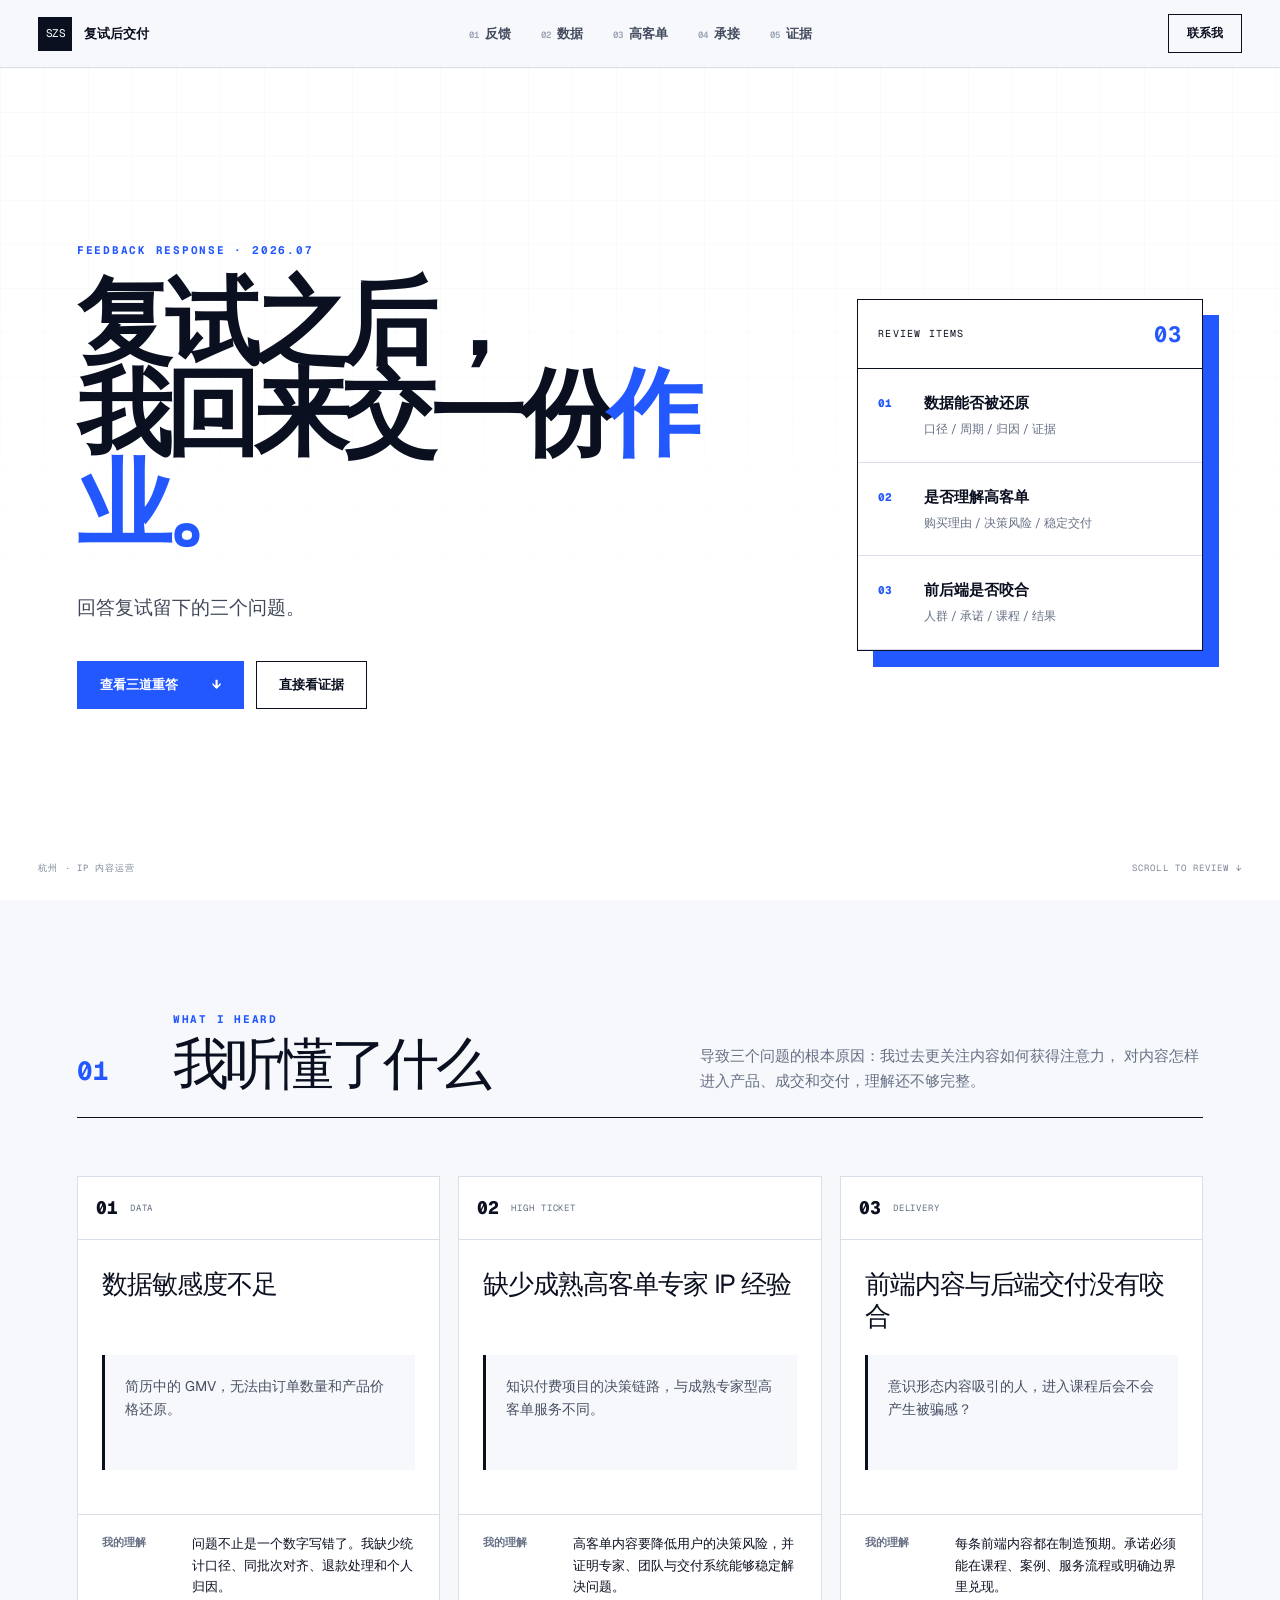
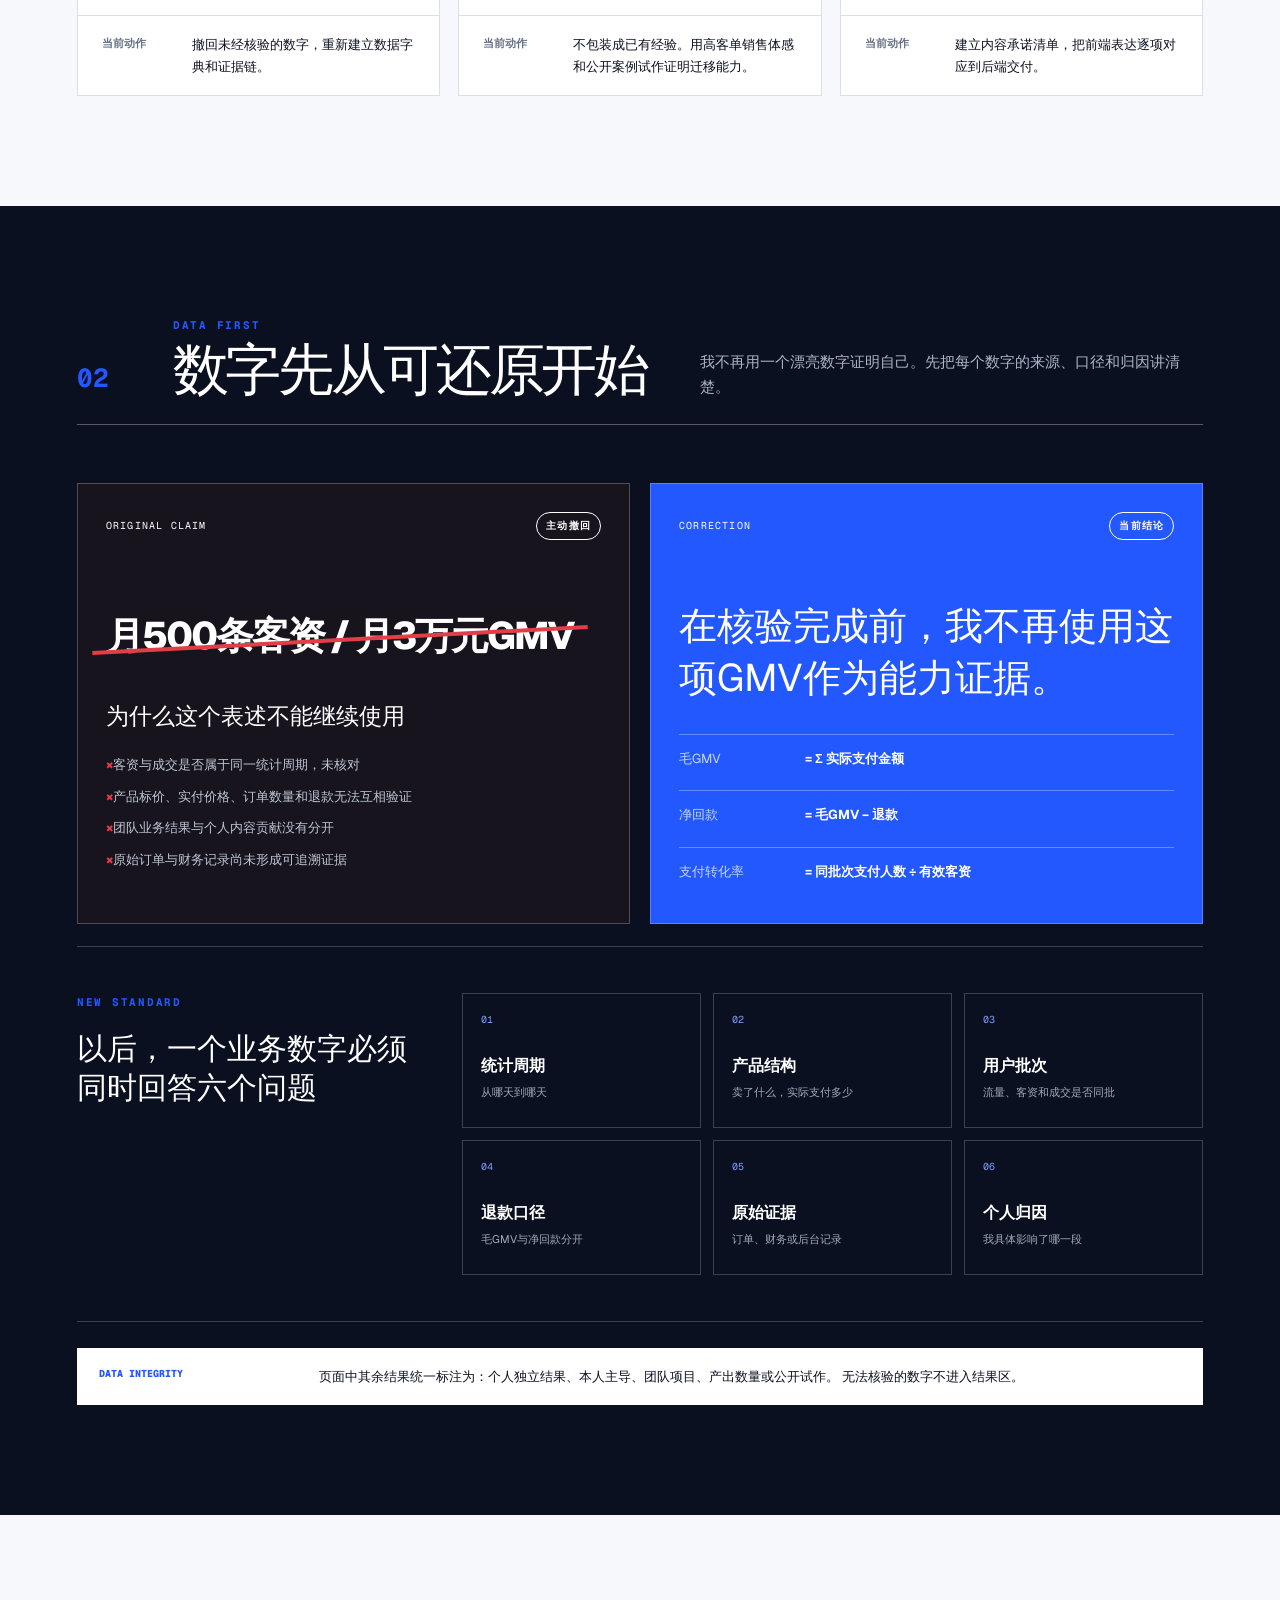
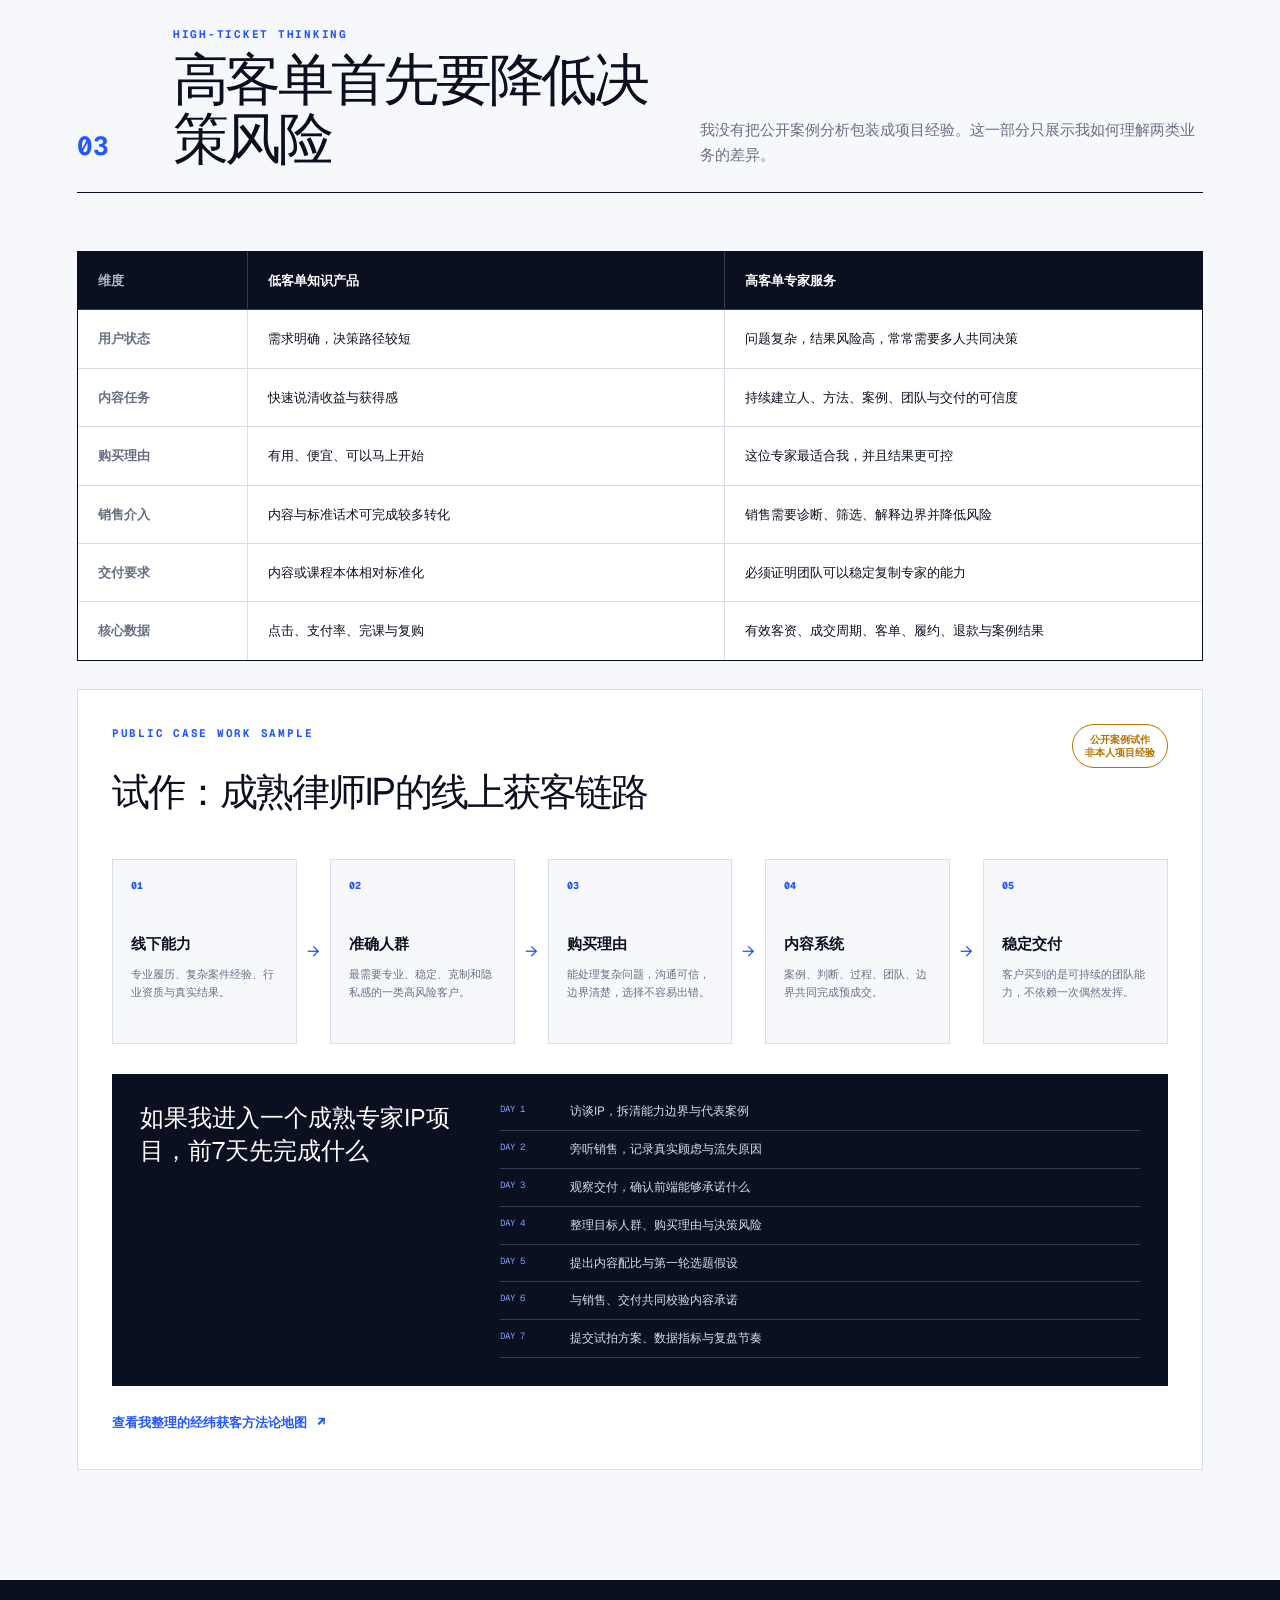
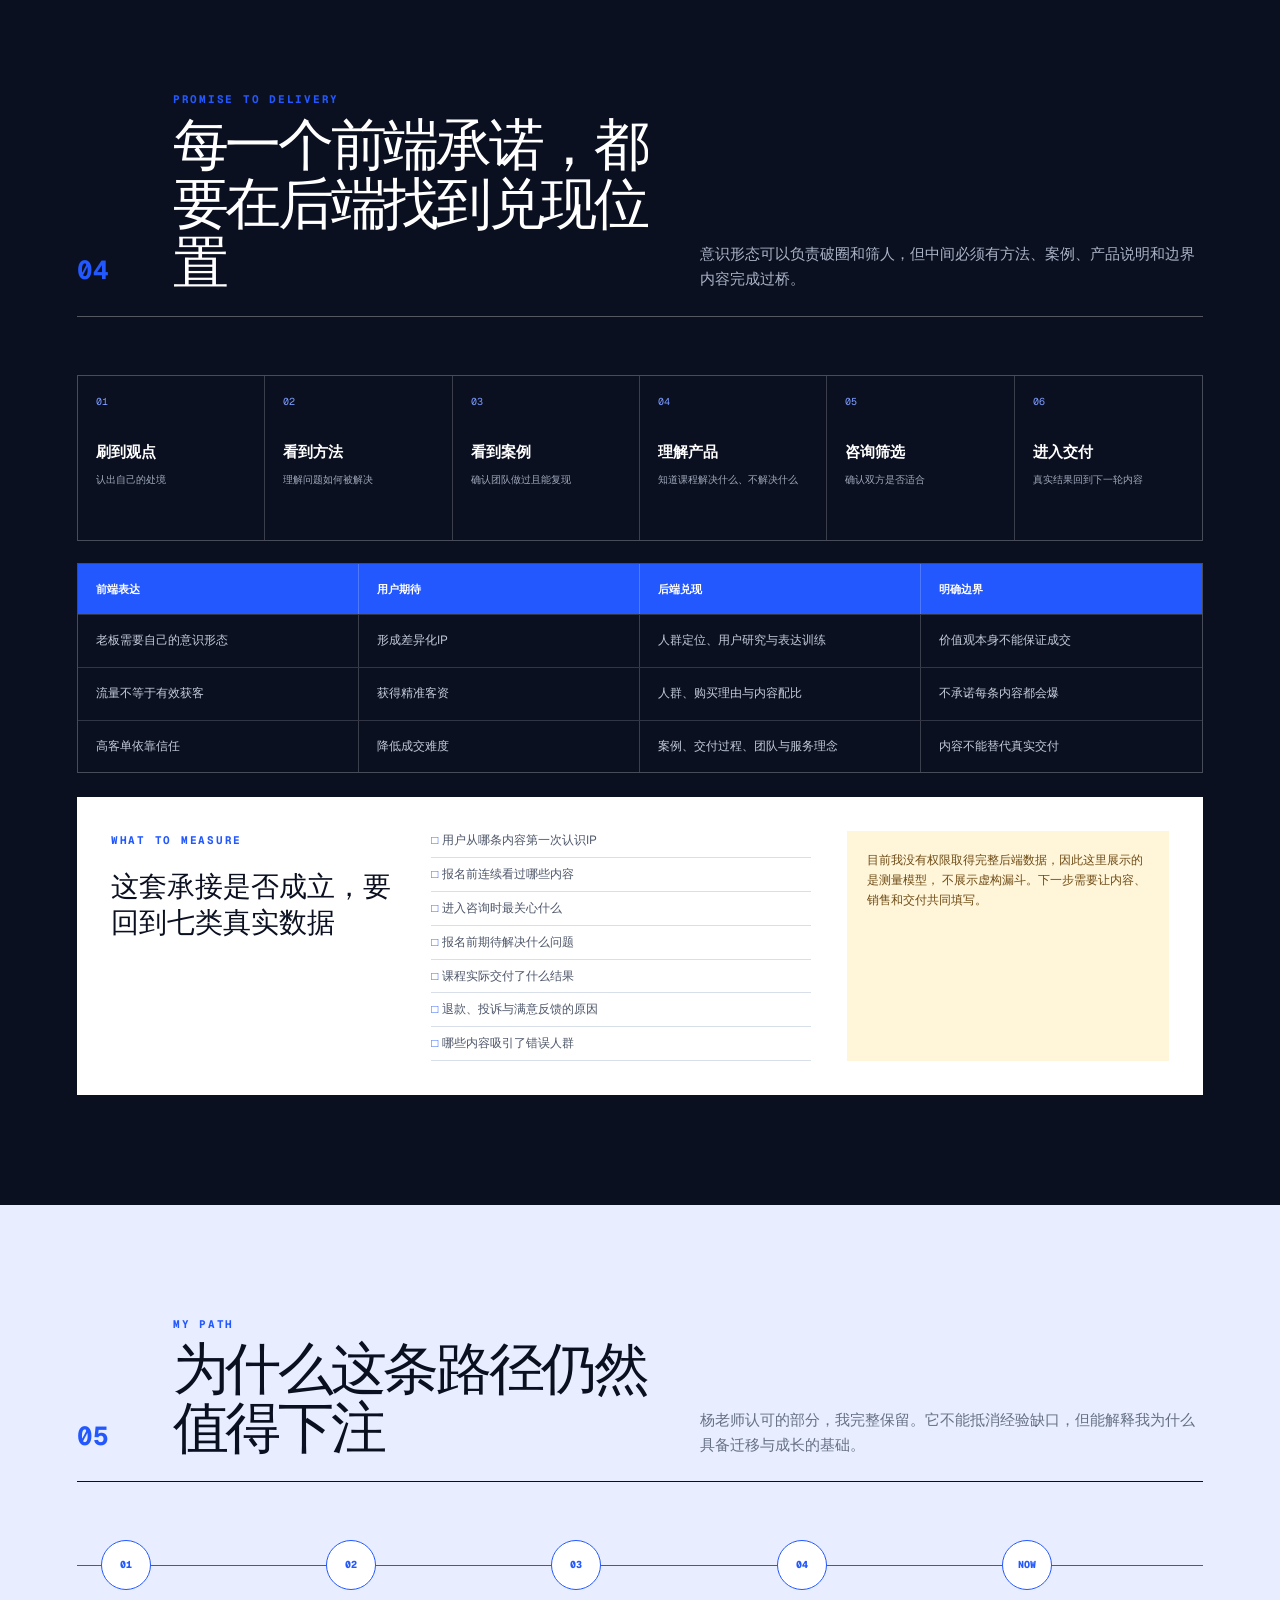
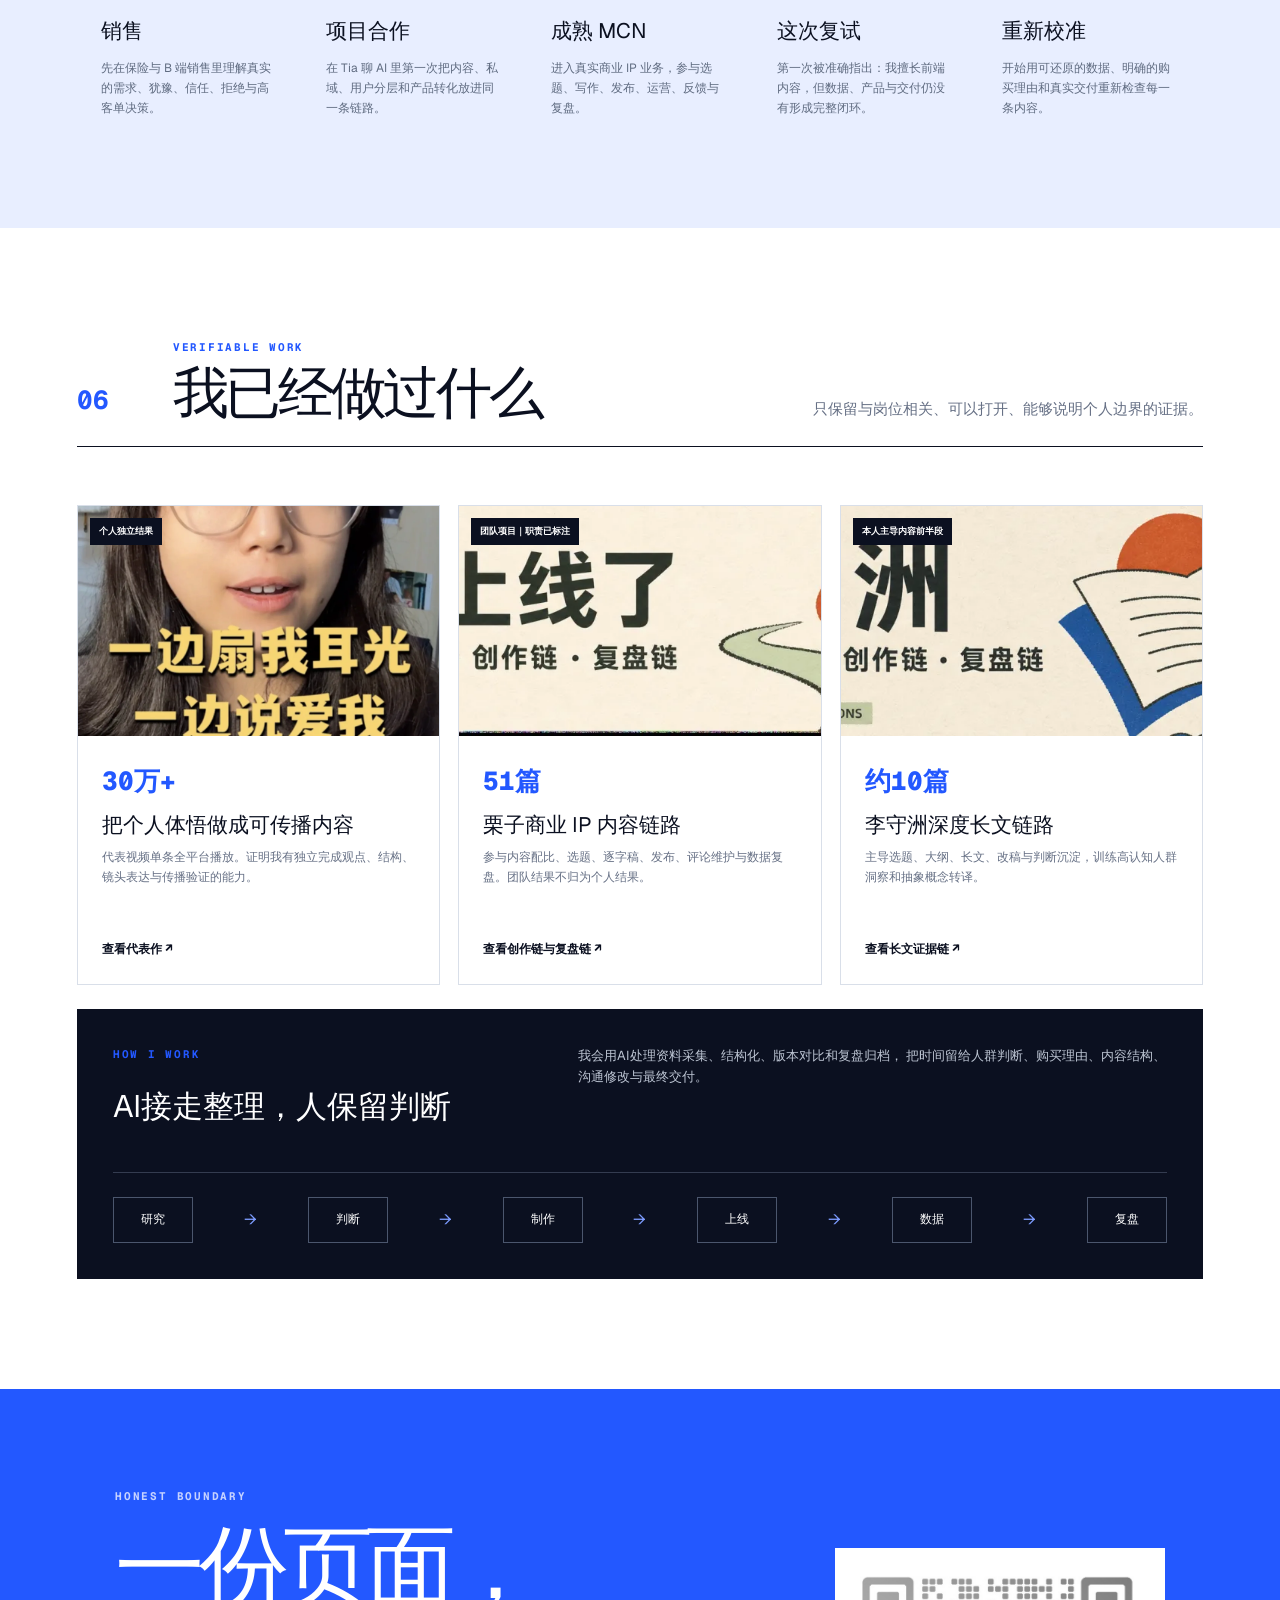
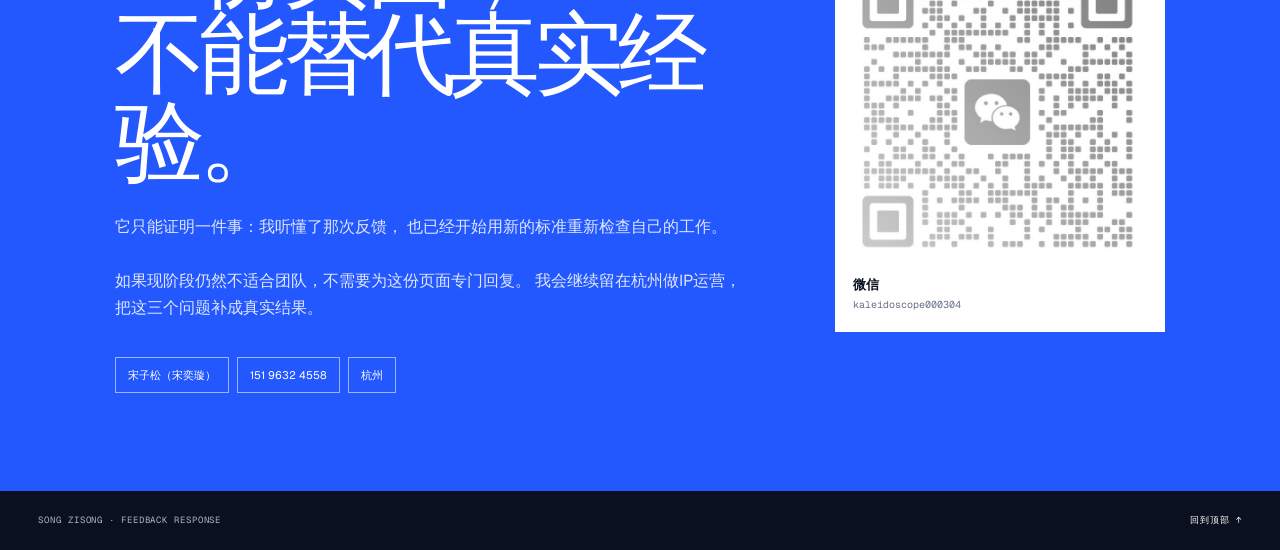
<file: index.html>
<!DOCTYPE html><html lang="zh-CN"><head><meta charSet="utf-8"/><meta name="viewport" content="width=device-width, initial-scale=1"/><link rel="preload" href="assets/content-what-is-love.webp" as="image"/><link rel="preload" href="assets/case-lizi-account-review.webp" as="image"/><link rel="preload" href="assets/case-lishouzhou-account-review.webp" as="image"/><link rel="preload" href="assets/song-zisong-wechat-qr.jpg" as="image"/><title>宋子松｜经纬团队复试后的三道重答</title><meta name="description" content="一份针对数据敏感度、高客单专家 IP 与前后端承接三项反馈完成的复试后交付。"/><meta name="robots" content="noindex, nofollow"/><meta property="og:title" content="复试之后，我回来交一份作业。"/><meta property="og:description" content="数据、高客单、前后端承接：三道问题的重新回答。"/><meta property="og:type" content="website"/><meta property="og:locale" content="zh_CN"/><meta property="og:image" content="https://zisongsong.github.io/songzisong-jingwei-response/og-jingwei.jpg"/><meta property="og:image:width" content="1200"/><meta property="og:image:height" content="630"/><meta property="og:image:alt" content="Feedback to System — Data, High Ticket, Delivery"/><meta name="twitter:card" content="summary_large_image"/><meta name="twitter:title" content="复试之后，我回来交一份作业。"/><meta name="twitter:description" content="数据、高客单、前后端承接：三道问题的重新回答。"/><meta name="twitter:image" content="https://zisongsong.github.io/songzisong-jingwei-response/og-jingwei.jpg"/><link rel="shortcut icon" href="favicon.svg"/><link rel="icon" href="favicon.svg"/>
<link rel="preconnect" href="https://fonts.googleapis.com"><link rel="preconnect" href="https://fonts.gstatic.com" crossorigin><link rel="stylesheet" href="https://fonts.googleapis.com/css2?family=Geist:wght@400;500;600;700;800;900&family=Geist+Mono:wght@400;600;700&display=swap"><link rel="stylesheet" href="assets/style.css">

<style data-vinext-fonts>.__font_geist_1qyd02f { font-family: 'Geist', sans-serif; }

.__variable_geist_1qyd02f { --font-geist-sans: 'Geist', sans-serif; }

.__font_geist_mono_0vffvn2 { font-family: 'Geist Mono', sans-serif; }

.__variable_geist_mono_0vffvn2 { --font-geist-mono: 'Geist Mono', sans-serif; }
</style>
</head><body class="__variable_geist_1qyd02f __variable_geist_mono_0vffvn2"><main><header class="topbar"><a class="brand" href="#top" aria-label="回到页面顶部"><span>SZS</span><b>复试后交付</b></a><nav aria-label="页面目录"><a href="#feedback"><span>01</span>反馈</a><a href="#data"><span>02</span>数据</a><a href="#high-ticket"><span>03</span>高客单</a><a href="#delivery"><span>04</span>承接</a><a href="#evidence"><span>05</span>证据</a></nav><a class="top-contact" href="#contact">联系我</a></header><section class="hero" id="top"><div class="hero-grid" aria-hidden="true"></div><div class="hero-copy"><p class="eyebrow">FEEDBACK RESPONSE · 2026.07</p><h1>复试之后，<br/>我回来交一份<span>作业。</span></h1><p class="hero-lead">回答复试留下的三个问题。</p><div class="hero-actions"><a class="button primary" href="#feedback">查看三道重答<span>↓</span></a><a class="button ghost" href="#evidence">直接看证据</a></div></div><aside class="hero-panel" aria-label="本页核心问题"><div class="panel-head"><span>REVIEW ITEMS</span><b>03</b></div><ol><li><span>01</span><div><b>数据能否被还原</b><small>口径 / 周期 / 归因 / 证据</small></div></li><li><span>02</span><div><b>是否理解高客单</b><small>购买理由 / 决策风险 / 稳定交付</small></div></li><li><span>03</span><div><b>前后端是否咬合</b><small>人群 / 承诺 / 课程 / 结果</small></div></li></ol></aside><div class="hero-foot"><span>杭州 · IP 内容运营</span><span>SCROLL TO REVIEW ↓</span></div></section><section class="section feedback" id="feedback"><div class="section-heading"><span class="section-index">01</span><div><p class="eyebrow">WHAT I HEARD</p><h2>我听懂了什么</h2></div><p class="section-summary">导致三个问题的根本原因：我过去更关注内容如何获得注意力， 对内容怎样进入产品、成交和交付，理解还不够完整。</p></div><div class="risk-grid"><article class="risk-card red"><header><span>01</span><small>DATA</small></header><h3>数据敏感度不足</h3><blockquote>简历中的 GMV，无法由订单数量和产品价格还原。</blockquote><dl><div><dt>我的理解</dt><dd>问题不止是一个数字写错了。我缺少统计口径、同批次对齐、退款处理和个人归因。</dd></div><div><dt>当前动作</dt><dd>撤回未经核验的数字，重新建立数据字典和证据链。</dd></div></dl></article><article class="risk-card amber"><header><span>02</span><small>HIGH TICKET</small></header><h3>缺少成熟高客单专家 IP 经验</h3><blockquote>知识付费项目的决策链路，与成熟专家型高客单服务不同。</blockquote><dl><div><dt>我的理解</dt><dd>高客单内容要降低用户的决策风险，并证明专家、团队与交付系统能够稳定解决问题。</dd></div><div><dt>当前动作</dt><dd>不包装成已有经验。用高客单销售体感和公开案例试作证明迁移能力。</dd></div></dl></article><article class="risk-card blue"><header><span>03</span><small>DELIVERY</small></header><h3>前端内容与后端交付没有咬合</h3><blockquote>意识形态内容吸引的人，进入课程后会不会产生被骗感？</blockquote><dl><div><dt>我的理解</dt><dd>每条前端内容都在制造预期。承诺必须能在课程、案例、服务流程或明确边界里兑现。</dd></div><div><dt>当前动作</dt><dd>建立内容承诺清单，把前端表达逐项对应到后端交付。</dd></div></dl></article></div></section><section class="section data-section" id="data"><div class="section-heading inverse"><span class="section-index">02</span><div><p class="eyebrow">DATA FIRST</p><h2>数字先从可还原开始</h2></div><p class="section-summary">我不再用一个漂亮数字证明自己。先把每个数字的来源、口径和归因讲清楚。</p></div><div class="correction-board"><article class="withdrawn"><div class="card-label"><span>ORIGINAL CLAIM</span><b>主动撤回</b></div><p class="crossed">月500条客资 / 月3万元GMV</p><h3>为什么这个表述不能继续使用</h3><ul><li>客资与成交是否属于同一统计周期，未核对</li><li>产品标价、实付价格、订单数量和退款无法互相验证</li><li>团队业务结果与个人内容贡献没有分开</li><li>原始订单与财务记录尚未形成可追溯证据</li></ul></article><article class="audit"><div class="card-label"><span>CORRECTION</span><b>当前结论</b></div><h3>在核验完成前，我不再使用这项GMV作为能力证据。</h3><div class="formula"><p><span>毛GMV</span><b>= Σ 实际支付金额</b></p><p><span>净回款</span><b>= 毛GMV − 退款</b></p><p><span>支付转化率</span><b>= 同批次支付人数 ÷ 有效客资</b></p></div></article></div><div class="data-model"><div class="model-copy"><p class="eyebrow">NEW STANDARD</p><h3>以后，一个业务数字必须同时回答六个问题</h3></div><ol><li><span>01</span><b>统计周期</b><small>从哪天到哪天</small></li><li><span>02</span><b>产品结构</b><small>卖了什么，实际支付多少</small></li><li><span>03</span><b>用户批次</b><small>流量、客资和成交是否同批</small></li><li><span>04</span><b>退款口径</b><small>毛GMV与净回款分开</small></li><li><span>05</span><b>原始证据</b><small>订单、财务或后台记录</small></li><li><span>06</span><b>个人归因</b><small>我具体影响了哪一段</small></li></ol></div><aside class="data-note"><span>DATA INTEGRITY</span><p>页面中其余结果统一标注为：个人独立结果、本人主导、团队项目、产出数量或公开试作。 无法核验的数字不进入结果区。</p></aside></section><section class="section high-ticket" id="high-ticket"><div class="section-heading"><span class="section-index">03</span><div><p class="eyebrow">HIGH-TICKET THINKING</p><h2>高客单首先要降低决策风险</h2></div><p class="section-summary">我没有把公开案例分析包装成项目经验。这一部分只展示我如何理解两类业务的差异。</p></div><div class="comparison-table" role="table" aria-label="低客单知识产品与高客单专家服务对比"><div class="table-row table-head" role="row"><span role="columnheader">维度</span><b role="columnheader">低客单知识产品</b><b role="columnheader">高客单专家服务</b></div><div class="table-row" role="row"><span role="cell">用户状态</span><p role="cell">需求明确，决策路径较短</p><p role="cell">问题复杂，结果风险高，常常需要多人共同决策</p></div><div class="table-row" role="row"><span role="cell">内容任务</span><p role="cell">快速说清收益与获得感</p><p role="cell">持续建立人、方法、案例、团队与交付的可信度</p></div><div class="table-row" role="row"><span role="cell">购买理由</span><p role="cell">有用、便宜、可以马上开始</p><p role="cell">这位专家最适合我，并且结果更可控</p></div><div class="table-row" role="row"><span role="cell">销售介入</span><p role="cell">内容与标准话术可完成较多转化</p><p role="cell">销售需要诊断、筛选、解释边界并降低风险</p></div><div class="table-row" role="row"><span role="cell">交付要求</span><p role="cell">内容或课程本体相对标准化</p><p role="cell">必须证明团队可以稳定复制专家的能力</p></div><div class="table-row" role="row"><span role="cell">核心数据</span><p role="cell">点击、支付率、完课与复购</p><p role="cell">有效客资、成交周期、客单、履约、退款与案例结果</p></div></div><article class="case-study"><header><div><p class="eyebrow">PUBLIC CASE WORK SAMPLE</p><h3>试作：成熟律师IP的线上获客链路</h3></div><span>公开案例试作<br/>非本人项目经验</span></header><div class="case-chain"><div><span>01</span><b>线下能力</b><p>专业履历、复杂案件经验、行业资质与真实结果。</p></div><i>→</i><div><span>02</span><b>准确人群</b><p>最需要专业、稳定、克制和隐私感的一类高风险客户。</p></div><i>→</i><div><span>03</span><b>购买理由</b><p>能处理复杂问题，沟通可信，边界清楚，选择不容易出错。</p></div><i>→</i><div><span>04</span><b>内容系统</b><p>案例、判断、过程、团队、边界共同完成预成交。</p></div><i>→</i><div><span>05</span><b>稳定交付</b><p>客户买到的是可持续的团队能力，不依赖一次偶然发挥。</p></div></div><div class="onboarding-plan"><h4>如果我进入一个成熟专家IP项目，前7天先完成什么</h4><ol><li><span>DAY 1</span>访谈IP，拆清能力边界与代表案例</li><li><span>DAY 2</span>旁听销售，记录真实顾虑与流失原因</li><li><span>DAY 3</span>观察交付，确认前端能够承诺什么</li><li><span>DAY 4</span>整理目标人群、购买理由与决策风险</li><li><span>DAY 5</span>提出内容配比与第一轮选题假设</li><li><span>DAY 6</span>与销售、交付共同校验内容承诺</li><li><span>DAY 7</span>提交试拍方案、数据指标与复盘节奏</li></ol></div><a class="text-link" href="https://zisongsong.github.io/jingwei-method-map/" target="_blank" rel="noopener noreferrer">查看我整理的经纬获客方法论地图 <span>↗</span></a></article></section><section class="section delivery" id="delivery"><div class="section-heading inverse"><span class="section-index">04</span><div><p class="eyebrow">PROMISE TO DELIVERY</p><h2>每一个前端承诺，都要在后端找到兑现位置</h2></div><p class="section-summary">意识形态可以负责破圈和筛人，但中间必须有方法、案例、产品说明和边界内容完成过桥。</p></div><div class="journey" aria-label="用户从前端内容到后端交付的旅程"><div><span>01</span><b>刷到观点</b><small>认出自己的处境</small></div><div><span>02</span><b>看到方法</b><small>理解问题如何被解决</small></div><div><span>03</span><b>看到案例</b><small>确认团队做过且能复现</small></div><div><span>04</span><b>理解产品</b><small>知道课程解决什么、不解决什么</small></div><div><span>05</span><b>咨询筛选</b><small>确认双方是否适合</small></div><div><span>06</span><b>进入交付</b><small>真实结果回到下一轮内容</small></div></div><div class="promise-table"><div class="promise-head"><span>前端表达</span><span>用户期待</span><span>后端兑现</span><span>明确边界</span></div><div class="promise-row"><p>老板需要自己的意识形态</p><p>形成差异化IP</p><p>人群定位、用户研究与表达训练</p><p>价值观本身不能保证成交</p></div><div class="promise-row"><p>流量不等于有效获客</p><p>获得精准客资</p><p>人群、购买理由与内容配比</p><p>不承诺每条内容都会爆</p></div><div class="promise-row"><p>高客单依靠信任</p><p>降低成交难度</p><p>案例、交付过程、团队与服务理念</p><p>内容不能替代真实交付</p></div></div><div class="measurement"><div><p class="eyebrow">WHAT TO MEASURE</p><h3>这套承接是否成立，要回到七类真实数据</h3></div><ul><li>用户从哪条内容第一次认识IP</li><li>报名前连续看过哪些内容</li><li>进入咨询时最关心什么</li><li>报名前期待解决什么问题</li><li>课程实际交付了什么结果</li><li>退款、投诉与满意反馈的原因</li><li>哪些内容吸引了错误人群</li></ul><p>目前我没有权限取得完整后端数据，因此这里展示的是测量模型， 不展示虚构漏斗。下一步需要让内容、销售和交付共同填写。</p></div></section><section class="section path-section" id="path"><div class="section-heading"><span class="section-index">05</span><div><p class="eyebrow">MY PATH</p><h2>为什么这条路径仍然值得下注</h2></div><p class="section-summary">杨老师认可的部分，我完整保留。它不能抵消经验缺口，但能解释我为什么具备迁移与成长的基础。</p></div><div class="path-line"><article><span>01</span><h3>销售</h3><p>先在保险与 B 端销售里理解真实的需求、犹豫、信任、拒绝与高客单决策。</p></article><article><span>02</span><h3>项目合作</h3><p>在 Tia 聊 AI 里第一次把内容、私域、用户分层和产品转化放进同一条链路。</p></article><article><span>03</span><h3>成熟 MCN</h3><p>进入真实商业 IP 业务，参与选题、写作、发布、运营、反馈与复盘。</p></article><article><span>04</span><h3>这次复试</h3><p>第一次被准确指出：我擅长前端内容，但数据、产品与交付仍没有形成完整闭环。</p></article><article><span>NOW</span><h3>重新校准</h3><p>开始用可还原的数据、明确的购买理由和真实交付重新检查每一条内容。</p></article></div></section><section class="section evidence" id="evidence"><div class="section-heading"><span class="section-index">06</span><div><p class="eyebrow">VERIFIABLE WORK</p><h2>我已经做过什么</h2></div><p class="section-summary">只保留与岗位相关、可以打开、能够说明个人边界的证据。</p></div><div class="proof-grid"><a class="proof-card" href="http://xhslink.cn/o/AFcPFLIdrKA" target="_blank" rel="noopener noreferrer"><div class="proof-image"><img src="assets/content-what-is-love.webp" alt=""/><span>个人独立结果</span></div><div class="proof-copy"><small>30万+</small><h3>把个人体悟做成可传播内容</h3><p>代表视频单条全平台播放。证明我有独立完成观点、结构、镜头表达与传播验证的能力。</p><b>查看代表作<!-- --> ↗</b></div></a><a class="proof-card" href="https://zisongsong.github.io/lizi-account-evidence/" target="_blank" rel="noopener noreferrer"><div class="proof-image"><img src="assets/case-lizi-account-review.webp" alt=""/><span>团队项目｜职责已标注</span></div><div class="proof-copy"><small>51篇</small><h3>栗子商业 IP 内容链路</h3><p>参与内容配比、选题、逐字稿、发布、评论维护与数据复盘。团队结果不归为个人结果。</p><b>查看创作链与复盘链<!-- --> ↗</b></div></a><a class="proof-card" href="https://zisongsong.github.io/lishouzhou-account-evidence/" target="_blank" rel="noopener noreferrer"><div class="proof-image"><img src="assets/case-lishouzhou-account-review.webp" alt=""/><span>本人主导内容前半段</span></div><div class="proof-copy"><small>约10篇</small><h3>李守洲深度长文链路</h3><p>主导选题、大纲、长文、改稿与判断沉淀，训练高认知人群洞察和抽象概念转译。</p><b>查看长文证据链<!-- --> ↗</b></div></a></div><div class="operating-system"><div><p class="eyebrow">HOW I WORK</p><h3>AI接走整理，人保留判断</h3></div><p>我会用AI处理资料采集、结构化、版本对比和复盘归档， 把时间留给人群判断、购买理由、内容结构、沟通修改与最终交付。</p><div class="system-flow" aria-label="内容工作流"><span>研究</span><i>→</i><span>判断</span><i>→</i><span>制作</span><i>→</i><span>上线</span><i>→</i><span>数据</span><i>→</i><span>复盘</span></div></div></section><section class="closing" id="contact"><div class="closing-copy"><p class="eyebrow">HONEST BOUNDARY</p><h2>一份页面，<br/>不能替代真实经验。</h2><p>它只能证明一件事：我听懂了那次反馈， 也已经开始用新的标准重新检查自己的工作。</p><p>如果现阶段仍然不适合团队，不需要为这份页面专门回复。 我会继续留在杭州做IP运营，把这三个问题补成真实结果。</p><div class="contact-line"><span>宋子松（宋奕璇）</span><a href="tel:15196324558">151 9632 4558</a><span>杭州</span></div></div><div class="qr-card"><img src="assets/song-zisong-wechat-qr.jpg" alt="宋子松微信二维码"/><div><b>微信</b><span>kaleidoscope000304</span></div></div></section><footer><span>SONG ZISONG · FEEDBACK RESPONSE</span><a href="#top">回到顶部 ↑</a></footer></main></body></html>
</file>
<file: assets/style.css>
/*! tailwindcss v4.2.1 | MIT License | https://tailwindcss.com */
@layer theme{:root,:host{--font-sans:ui-sans-serif, system-ui, sans-serif, "Apple Color Emoji", "Segoe UI Emoji", "Segoe UI Symbol", "Noto Color Emoji";--font-mono:ui-monospace, SFMono-Regular, Menlo, Monaco, Consolas, "Liberation Mono", "Courier New", monospace;--spacing:.25rem;--default-font-family:var(--font-sans);--default-mono-font-family:var(--font-mono)}}@layer base{*,:after,:before,::backdrop{box-sizing:border-box;border:0 solid;margin:0;padding:0}::file-selector-button{box-sizing:border-box;border:0 solid;margin:0;padding:0}html,:host{-webkit-text-size-adjust:100%;tab-size:4;line-height:1.5;font-family:var(--default-font-family,ui-sans-serif, system-ui, sans-serif, "Apple Color Emoji", "Segoe UI Emoji", "Segoe UI Symbol", "Noto Color Emoji");font-feature-settings:var(--default-font-feature-settings,normal);font-variation-settings:var(--default-font-variation-settings,normal);-webkit-tap-highlight-color:transparent}hr{height:0;color:inherit;border-top-width:1px}abbr:where([title]){-webkit-text-decoration:underline dotted;text-decoration:underline dotted}h1,h2,h3,h4,h5,h6{font-size:inherit;font-weight:inherit}a{color:inherit;-webkit-text-decoration:inherit;-webkit-text-decoration:inherit;-webkit-text-decoration:inherit;-webkit-text-decoration:inherit;text-decoration:inherit}b,strong{font-weight:bolder}code,kbd,samp,pre{font-family:var(--default-mono-font-family,ui-monospace, SFMono-Regular, Menlo, Monaco, Consolas, "Liberation Mono", "Courier New", monospace);font-feature-settings:var(--default-mono-font-feature-settings,normal);font-variation-settings:var(--default-mono-font-variation-settings,normal);font-size:1em}small{font-size:80%}sub,sup{vertical-align:baseline;font-size:75%;line-height:0;position:relative}sub{bottom:-.25em}sup{top:-.5em}table{text-indent:0;border-color:inherit;border-collapse:collapse}:-moz-focusring{outline:auto}progress{vertical-align:baseline}summary{display:list-item}ol,ul,menu{list-style:none}img,svg,video,canvas,audio,iframe,embed,object{vertical-align:middle;display:block}img,video{max-width:100%;height:auto}button,input,select,optgroup,textarea{font:inherit;font-feature-settings:inherit;font-variation-settings:inherit;letter-spacing:inherit;color:inherit;opacity:1;background-color:#0000;border-radius:0}::file-selector-button{font:inherit;font-feature-settings:inherit;font-variation-settings:inherit;letter-spacing:inherit;color:inherit;opacity:1;background-color:#0000;border-radius:0}:where(select:is([multiple],[size])) optgroup{font-weight:bolder}:where(select:is([multiple],[size])) optgroup option{padding-inline-start:20px}::file-selector-button{margin-inline-end:4px}::placeholder{opacity:1}@supports (not ((-webkit-appearance:-apple-pay-button))) or (contain-intrinsic-size:1px){::placeholder{color:currentColor}@supports (color:color-mix(in lab, red, red)){::placeholder{color:color-mix(in oklab, currentcolor 50%, transparent)}}}textarea{resize:vertical}::-webkit-search-decoration{-webkit-appearance:none}::-webkit-date-and-time-value{min-height:1lh;text-align:inherit}::-webkit-datetime-edit{display:inline-flex}::-webkit-datetime-edit-fields-wrapper{padding:0}::-webkit-datetime-edit{padding-block:0}::-webkit-datetime-edit-year-field{padding-block:0}::-webkit-datetime-edit-month-field{padding-block:0}::-webkit-datetime-edit-day-field{padding-block:0}::-webkit-datetime-edit-hour-field{padding-block:0}::-webkit-datetime-edit-minute-field{padding-block:0}::-webkit-datetime-edit-second-field{padding-block:0}::-webkit-datetime-edit-millisecond-field{padding-block:0}::-webkit-datetime-edit-meridiem-field{padding-block:0}::-webkit-calendar-picker-indicator{line-height:1}:-moz-ui-invalid{box-shadow:none}button,input:where([type=button],[type=reset],[type=submit]){appearance:button}::file-selector-button{appearance:button}::-webkit-inner-spin-button{height:auto}::-webkit-outer-spin-button{height:auto}[hidden]:where(:not([hidden=until-found])){display:none!important}}@layer components;@layer utilities{.relative{position:relative}.start{inset-inline-start:var(--spacing)}.table{display:table}.table-row{display:table-row}}:root{--ink:#0b1020;--muted:#667085;--line:#d9dfe9;--paper:#f6f8fb;--white:#fff;--blue:#2358ff;--blue-soft:#e8eeff;--red:#e23e48;--red-soft:#fff0f1;--amber:#b86f00;--amber-soft:#fff5d9}*{box-sizing:border-box}html{scroll-behavior:smooth}body{background:var(--paper);color:var(--ink);font-family:var(--font-geist-sans), "PingFang SC", "Microsoft YaHei", sans-serif;margin:0;font-size:16px;line-height:1.65}a{color:inherit;text-decoration:none}img{max-width:100%;display:block}button,a{-webkit-tap-highlight-color:transparent}::selection{background:var(--blue);color:var(--white)}.topbar{z-index:50;-webkit-backdrop-filter:blur(16px);backdrop-filter:blur(16px);background:#f6f8fbf0;border-bottom:1px solid #0b10201f;grid-template-columns:1fr auto 1fr;align-items:center;min-height:68px;padding:0 3vw;display:grid;position:sticky;top:0}.brand{align-items:center;gap:12px;width:max-content;font-size:13px;display:flex}.brand span{background:var(--ink);width:34px;height:34px;color:var(--white);font-family:var(--font-geist-mono), monospace;letter-spacing:-.04em;place-items:center;font-size:11px;display:grid}.brand b{font-weight:700}.topbar nav{gap:30px;display:flex}.topbar nav a{color:#434b5e;align-items:baseline;gap:6px;font-size:13px;font-weight:600;display:flex}.topbar nav a span{color:#98a2b3;font-family:var(--font-geist-mono), monospace;font-size:9px}.topbar nav a:hover{color:var(--blue)}.top-contact{border:1px solid var(--ink);justify-self:end;padding:9px 18px;font-size:12px;font-weight:700;transition:all .16s}.top-contact:hover{background:var(--ink);color:var(--white)}.hero{background:var(--white);grid-template-columns:minmax(0,1.45fr) minmax(340px,.7fr);align-items:center;gap:5vw;min-height:calc(100vh - 68px);padding:8vh 6vw 10vh;display:grid;position:relative;overflow:hidden}.hero-grid{pointer-events:none;opacity:.52;background-image:linear-gradient(#0b10200b 1px,#0000 1px),linear-gradient(90deg,#0b10200b 1px,#0000 1px);background-size:44px 44px;position:absolute;inset:0;-webkit-mask-image:linear-gradient(#000,#0000 92%);mask-image:linear-gradient(#000,#0000 92%)}.hero-copy,.hero-panel,.hero-foot{z-index:1;position:relative}.eyebrow{color:var(--blue);font-family:var(--font-geist-mono), monospace;letter-spacing:.16em;margin:0 0 18px;font-size:11px;font-weight:700}.hero h1{letter-spacing:-.07em;max-width:900px;margin:0;font-size:clamp(52px,7.4vw,112px);font-weight:900;line-height:.96}.hero h1 span{color:var(--blue)}.hero-lead{color:#3f4757;max-width:760px;margin:40px 0 0;font-size:clamp(16px,1.5vw,21px);line-height:1.9}.hero-actions{gap:12px;margin-top:34px;display:flex}.button{border:1px solid var(--ink);justify-content:center;align-items:center;gap:34px;min-height:48px;padding:0 22px;font-size:13px;font-weight:800;transition:all .16s;display:inline-flex}.button.primary{border-color:var(--blue);background:var(--blue);color:var(--white)}.button.primary:hover{background:#1748db;transform:translateY(-2px)}.button.ghost:hover{background:var(--ink);color:var(--white)}.hero-panel{border:1px solid var(--ink);box-shadow:16px 16px 0 var(--blue);background:#ffffffe6;align-self:center}.panel-head{border-bottom:1px solid var(--ink);font-family:var(--font-geist-mono), monospace;letter-spacing:.12em;justify-content:space-between;align-items:center;padding:16px 20px;font-size:10px;display:flex}.panel-head b{color:var(--blue);font-size:22px}.hero-panel ol{margin:0;padding:0;list-style:none}.hero-panel li{border-bottom:1px solid var(--line);grid-template-columns:34px 1fr;align-items:start;gap:12px;padding:22px 20px;display:grid}.hero-panel li>span{color:var(--blue);font-family:var(--font-geist-mono), monospace;padding-top:3px;font-size:11px;font-weight:800}.hero-panel li div{gap:4px;display:grid}.hero-panel li b{font-size:15px}.hero-panel li small{color:var(--muted);font-size:12px}.hero-panel>p{background:var(--ink);color:#adb8cb;gap:7px;margin:0;padding:20px;font-size:11px;display:grid}.hero-panel>p strong{color:var(--white);font-size:14px}.hero-foot{color:#7d8798;font-family:var(--font-geist-mono), monospace;letter-spacing:.12em;justify-content:space-between;font-size:9px;display:flex;position:absolute;bottom:24px;left:3vw;right:3vw}.section{padding:110px 6vw;scroll-margin-top:68px}.section-heading{border-bottom:1px solid var(--ink);grid-template-columns:72px minmax(280px,.75fr) minmax(320px,.75fr);align-items:end;gap:24px;max-width:1500px;margin:0 auto 58px;padding-bottom:24px;display:grid}.section-index{color:var(--blue);font-family:var(--font-geist-mono), monospace;font-size:26px;font-weight:700}.section-heading .eyebrow{margin-bottom:6px}.section-heading h2{letter-spacing:-.06em;margin:0;font-size:clamp(34px,4.4vw,64px);line-height:1.05}.section-summary{max-width:600px;color:var(--muted);justify-self:end;margin:0;font-size:15px}.risk-grid{grid-template-columns:repeat(3,1fr);gap:18px;max-width:1500px;margin:auto;display:grid}.risk-card{border:1px solid var(--line);background:var(--white);flex-direction:column;min-height:520px;display:flex}.risk-card header{border-bottom:1px solid var(--line);font-family:var(--font-geist-mono), monospace;grid-template-columns:auto 1fr auto;align-items:center;gap:12px;padding:16px 18px;display:grid}.risk-card header span{font-size:18px;font-weight:800}.risk-card header small{color:var(--muted);letter-spacing:.1em;font-size:9px}.risk-card header b{border-radius:99px;padding:5px 8px;font-size:10px}.risk-card.red header b{background:var(--red-soft);color:var(--red)}.risk-card.amber header b{background:var(--amber-soft);color:var(--amber)}.risk-card.blue header b{background:var(--blue-soft);color:var(--blue)}.risk-card h3{letter-spacing:-.04em;min-height:115px;margin:0;padding:28px 24px 18px;font-size:26px;line-height:1.25}.risk-card blockquote{border-left:3px solid var(--ink);background:var(--paper);color:#485165;min-height:115px;margin:0 24px;padding:20px;font-size:14px}.risk-card dl{margin:auto 0 0;display:grid}.risk-card dl>div{border-top:1px solid var(--line);grid-template-columns:78px 1fr;gap:12px;padding:18px 24px;display:grid}.risk-card dt{color:var(--muted);font-size:11px;font-weight:700}.risk-card dd{margin:0;font-size:13px}.data-section,.delivery{background:var(--ink);color:var(--white)}.section-heading.inverse{border-color:#ffffff4d}.section-heading.inverse .section-summary{color:#aab4c6}.correction-board{grid-template-columns:1fr 1fr;gap:20px;max-width:1500px;margin:auto;display:grid}.correction-board article{border:1px solid #ffffff3d;min-height:420px;padding:28px}.withdrawn{background:#17141d}.audit{background:var(--blue)}.card-label{font-family:var(--font-geist-mono), monospace;letter-spacing:.12em;justify-content:space-between;align-items:center;font-size:10px;display:flex}.card-label b{border:1px solid;border-radius:99px;padding:5px 9px;font-size:10px}.crossed{color:#fff;letter-spacing:-.05em;margin:64px 0 34px;font-size:clamp(28px,3vw,48px);font-weight:800;display:inline-block;position:relative}.crossed:after{background:var(--red);content:"";height:4px;position:absolute;top:54%;left:-3%;right:-3%;transform:rotate(-3deg)}.correction-board h3{max-width:700px;margin:0 0 22px;font-size:23px;line-height:1.35}.correction-board ul{color:#bdc5d4;gap:10px;margin:0;padding:0;font-size:13px;list-style:none;display:grid}.correction-board li{padding-left:17px}.correction-board li:before{content:"×";color:var(--red);margin-left:-17px;font-weight:900}.audit h3{margin-top:60px;font-size:clamp(27px,3vw,43px)}.formula{gap:8px;margin-top:30px;display:grid}.formula p{border-top:1px solid #ffffff4d;grid-template-columns:110px 1fr;gap:16px;margin:0;padding:13px 0;font-size:13px;display:grid}.formula span{opacity:.75}.data-model{border-top:1px solid #fff3;border-bottom:1px solid #fff3;grid-template-columns:.7fr 1.5fr;gap:40px;max-width:1500px;margin:22px auto 0;padding:46px 0;display:grid}.model-copy h3{max-width:460px;margin:0;font-size:30px;line-height:1.3}.data-model ol{grid-template-columns:repeat(3,1fr);gap:12px;margin:0;padding:0;list-style:none;display:grid}.data-model li{border:1px solid #fff3;min-height:135px;padding:18px}.data-model li span{color:#7d9cff;font-family:var(--font-geist-mono), monospace;margin-bottom:24px;font-size:10px;display:block}.data-model li b,.data-model li small{display:block}.data-model li small{color:#9fa9ba;margin-top:4px;font-size:11px}.data-note{background:var(--white);max-width:1500px;color:var(--ink);grid-template-columns:180px 1fr;gap:40px;margin:26px auto 0;padding:18px 22px;display:grid}.data-note span{color:var(--blue);font-family:var(--font-geist-mono), monospace;font-size:10px;font-weight:800}.data-note p{margin:0;font-size:13px}.comparison-table{border:1px solid var(--ink);background:var(--white);max-width:1500px;margin:auto}.table-row{grid-template-columns:170px 1fr 1fr;display:grid}.table-row>*{border-right:1px solid var(--line);border-bottom:1px solid var(--line);margin:0;padding:18px 20px;font-size:13px}.table-row>:last-child{border-right:0}.table-row:last-child>*{border-bottom:0}.table-row>span{color:var(--muted);font-weight:700}.table-head{background:var(--ink);color:var(--white)}.table-head>*{border-color:#363d50}.table-head span{color:#aeb7c7}.case-study{border:1px solid var(--line);background:var(--white);max-width:1500px;margin:28px auto 0;padding:34px}.case-study>header{justify-content:space-between;align-items:start;gap:30px;display:flex}.case-study h3{letter-spacing:-.05em;margin:0;font-size:clamp(28px,3vw,45px)}.case-study>header>span{border:1px solid var(--amber);color:var(--amber);text-align:center;border-radius:99px;padding:8px 12px;font-size:10px;font-weight:700;line-height:1.3}.case-chain{grid-template-columns:1fr auto 1fr auto 1fr auto 1fr auto 1fr;align-items:center;gap:10px;margin-top:36px;display:grid}.case-chain div{border:1px solid var(--line);background:var(--paper);min-height:185px;padding:18px}.case-chain div span{color:var(--blue);font-family:var(--font-geist-mono), monospace;margin-bottom:36px;font-size:10px;font-weight:800;display:block}.case-chain div b{font-size:15px}.case-chain div p{color:var(--muted);margin:8px 0 0;font-size:11px}.case-chain i{color:var(--blue);font-style:normal}.onboarding-plan{background:var(--ink);color:var(--white);grid-template-columns:.7fr 1.4fr;gap:40px;margin-top:30px;padding:28px;display:grid}.onboarding-plan h4{margin:0;font-size:24px;line-height:1.35}.onboarding-plan ol{gap:9px;margin:0;padding:0;list-style:none;display:grid}.onboarding-plan li{color:#d8deea;border-bottom:1px solid #343c50;grid-template-columns:70px 1fr;padding-bottom:8px;font-size:12px;display:grid}.onboarding-plan li span{color:#7d9cff;font-family:var(--font-geist-mono), monospace;font-size:9px}.text-link{color:var(--blue);align-items:center;gap:10px;margin-top:26px;font-size:13px;font-weight:800;display:inline-flex}.journey{border:1px solid #ffffff40;grid-template-columns:repeat(6,1fr);max-width:1500px;margin:auto;display:grid}.journey div{border-right:1px solid #fff3;min-height:164px;padding:18px}.journey div:last-child{border-right:0}.journey span,.journey b,.journey small{display:block}.journey span{color:#7d9cff;font-family:var(--font-geist-mono), monospace;margin-bottom:30px;font-size:10px}.journey b{font-size:15px}.journey small{color:#9fa9ba;margin-top:7px;font-size:10px}.promise-table{border:1px solid #ffffff40;max-width:1500px;margin:22px auto 0}.promise-head,.promise-row{grid-template-columns:repeat(4,1fr);display:grid}.promise-head{background:var(--blue);font-size:11px;font-weight:700}.promise-head span,.promise-row p{border-right:1px solid #fff3;margin:0;padding:16px 18px}.promise-head span:last-child,.promise-row p:last-child{border-right:0}.promise-row{border-top:1px solid #ffffff29}.promise-row p{color:#c4ccda;font-size:12px}.measurement{background:var(--white);max-width:1500px;color:var(--ink);grid-template-columns:.75fr 1fr .85fr;gap:36px;margin:24px auto 0;padding:34px;display:grid}.measurement h3{margin:0;font-size:28px;line-height:1.3}.measurement ul{gap:7px;margin:0;padding:0;list-style:none;display:grid}.measurement li{border-bottom:1px solid var(--line);color:#4c5568;padding-bottom:6px;font-size:12px}.measurement li:before{content:"□ ";color:var(--blue)}.measurement>p{background:var(--amber-soft);color:#6e4b15;margin:0;padding:20px;font-size:12px}.path-section{background:var(--blue-soft)}.path-line{grid-template-columns:repeat(5,1fr);gap:0;max-width:1500px;margin:auto;display:grid;position:relative}.path-line:before{background:var(--blue);content:"";height:1px;position:absolute;top:25px;left:0;right:0}.path-line article{padding:0 24px;position:relative}.path-line article>span{z-index:1;border:1px solid var(--blue);background:var(--white);width:50px;height:50px;color:var(--blue);font-family:var(--font-geist-mono), monospace;border-radius:50%;place-items:center;font-size:10px;font-weight:800;display:grid;position:relative}.path-line h3{margin:24px 0 10px;font-size:21px}.path-line p{color:#5f6b80;margin:0;font-size:12px}.evidence{background:var(--white)}.proof-grid{grid-template-columns:repeat(3,1fr);gap:18px;max-width:1500px;margin:auto;display:grid}.proof-card{border:1px solid var(--line);background:var(--white);transition:all .18s;overflow:hidden}.proof-card:hover{border-color:var(--blue);transform:translateY(-4px);box-shadow:0 16px 34px #2358ff1c}.proof-image{background:#e9edf4;height:230px;position:relative;overflow:hidden}.proof-image img{object-fit:cover;width:100%;height:100%}.proof-image span{background:var(--ink);color:var(--white);padding:6px 9px;font-size:9px;font-weight:700;position:absolute;top:12px;left:12px}.proof-copy{padding:24px}.proof-copy small{color:var(--blue);font-family:var(--font-geist-mono), monospace;font-size:26px;font-weight:800}.proof-copy h3{margin:8px 0 10px;font-size:21px;line-height:1.3}.proof-copy p{min-height:72px;color:var(--muted);margin:0;font-size:12px}.proof-copy b{margin-top:20px;font-size:12px;display:block}.operating-system{background:var(--ink);max-width:1500px;color:var(--white);grid-template-columns:.65fr .9fr;gap:40px;margin:24px auto 0;padding:36px;display:grid}.operating-system h3{margin:0;font-size:31px}.operating-system>p{color:#bdc5d3;margin:0;font-size:13px}.system-flow{border-top:1px solid #343c50;grid-column:1/-1;justify-content:space-between;align-items:center;gap:12px;padding-top:24px;display:flex}.system-flow span{border:1px solid #4b566d;place-items:center;min-width:80px;min-height:46px;font-size:12px;display:grid}.system-flow i{color:#7d9cff;font-style:normal}.closing{background:var(--blue);min-height:78vh;color:var(--white);grid-template-columns:1.3fr 330px;align-items:center;gap:80px;padding:10vh 9vw;display:grid}.closing-copy h2{letter-spacing:-.07em;margin:0;font-size:clamp(46px,7vw,100px);line-height:.98}.closing-copy>p:not(.eyebrow){color:#dfe6ff;max-width:780px;margin:28px 0 0;font-size:16px}.closing .eyebrow{color:#c6d2ff}.contact-line{flex-wrap:wrap;gap:8px;margin-top:36px;display:flex}.contact-line>*{border:1px solid #ffffff8c;padding:8px 12px;font-size:11px}.qr-card{background:var(--white);color:var(--ink);padding:18px}.qr-card img{aspect-ratio:1;object-fit:cover;width:100%}.qr-card div{gap:2px;margin-top:14px;display:grid}.qr-card b{font-size:13px}.qr-card span{color:var(--muted);font-family:var(--font-geist-mono), monospace;font-size:10px}footer{background:var(--ink);color:#abb4c5;font-family:var(--font-geist-mono), monospace;letter-spacing:.1em;justify-content:space-between;padding:22px 3vw;font-size:9px;display:flex}footer a{color:var(--white)}@media (width<=1080px){.topbar{grid-template-columns:1fr auto}.topbar nav{display:none}.hero{grid-template-columns:1fr;padding-top:10vh}.hero-panel{width:min(680px,100% - 16px)}.section-heading{grid-template-columns:54px 1fr}.section-summary{grid-column:2;justify-self:start}.risk-grid,.proof-grid{grid-template-columns:1fr}.risk-card,.risk-card h3,.risk-card blockquote{min-height:0}.data-model,.measurement,.operating-system{grid-template-columns:1fr}.case-chain{grid-template-columns:repeat(5,1fr)}.case-chain i{display:none}.journey{grid-template-columns:repeat(3,1fr)}.journey div:nth-child(3){border-right:0}.journey div:nth-child(-n+3){border-bottom:1px solid #fff3}.path-line{grid-template-columns:1fr;gap:18px}.path-line:before{width:1px;height:auto;top:0;bottom:0;left:25px}.path-line article{grid-template-columns:50px 1fr;column-gap:20px;display:grid}.path-line h3,.path-line p{grid-column:2}.path-line h3{grid-row:1;margin:8px 0 4px}.closing{grid-template-columns:1fr 260px}}@media (width<=700px){body{font-size:15px}.topbar{min-height:58px;padding:0 18px}.top-contact{padding:7px 12px}.hero{min-height:auto;padding:80px 20px 76px}.hero h1{font-size:clamp(46px,16vw,70px)}.hero-lead br{display:none}.hero-actions{flex-direction:column;align-items:stretch}.hero-panel{width:calc(100% - 10px);box-shadow:10px 10px 0 var(--blue);margin-top:20px}.hero-foot{display:none}.section{padding:76px 20px}.section-heading{grid-template-columns:1fr;gap:8px;margin-bottom:34px}.section-index,.section-summary{grid-column:1}.section-index{font-size:17px}.section-heading h2{font-size:37px}.correction-board,.onboarding-plan{grid-template-columns:1fr}.correction-board article{min-height:0}.crossed,.audit h3{margin-top:36px}.data-model ol{grid-template-columns:1fr 1fr}.data-note{grid-template-columns:1fr;gap:8px}.comparison-table{overflow-x:auto}.table-row{min-width:760px}.case-study{padding:22px}.case-study>header{flex-direction:column}.case-chain{grid-template-columns:1fr}.case-chain div{min-height:0}.case-chain div span{margin-bottom:18px}.onboarding-plan li{grid-template-columns:58px 1fr}.journey{grid-template-columns:1fr 1fr}.journey div,.journey div:nth-child(3){border-bottom:1px solid #fff3;border-right:1px solid #fff3}.journey div:nth-child(2n){border-right:0}.promise-table{overflow-x:auto}.promise-head,.promise-row{min-width:720px}.measurement{gap:24px;padding:24px}.system-flow{grid-template-columns:1fr 24px 1fr;display:grid}.system-flow span{min-width:0}.closing{grid-template-columns:1fr;gap:50px;padding:90px 24px}.closing-copy h2{font-size:56px}.qr-card{max-width:290px}}@media (prefers-reduced-motion:reduce){html{scroll-behavior:auto}*,:before,:after{transition-duration:.01ms!important}}
</file>
